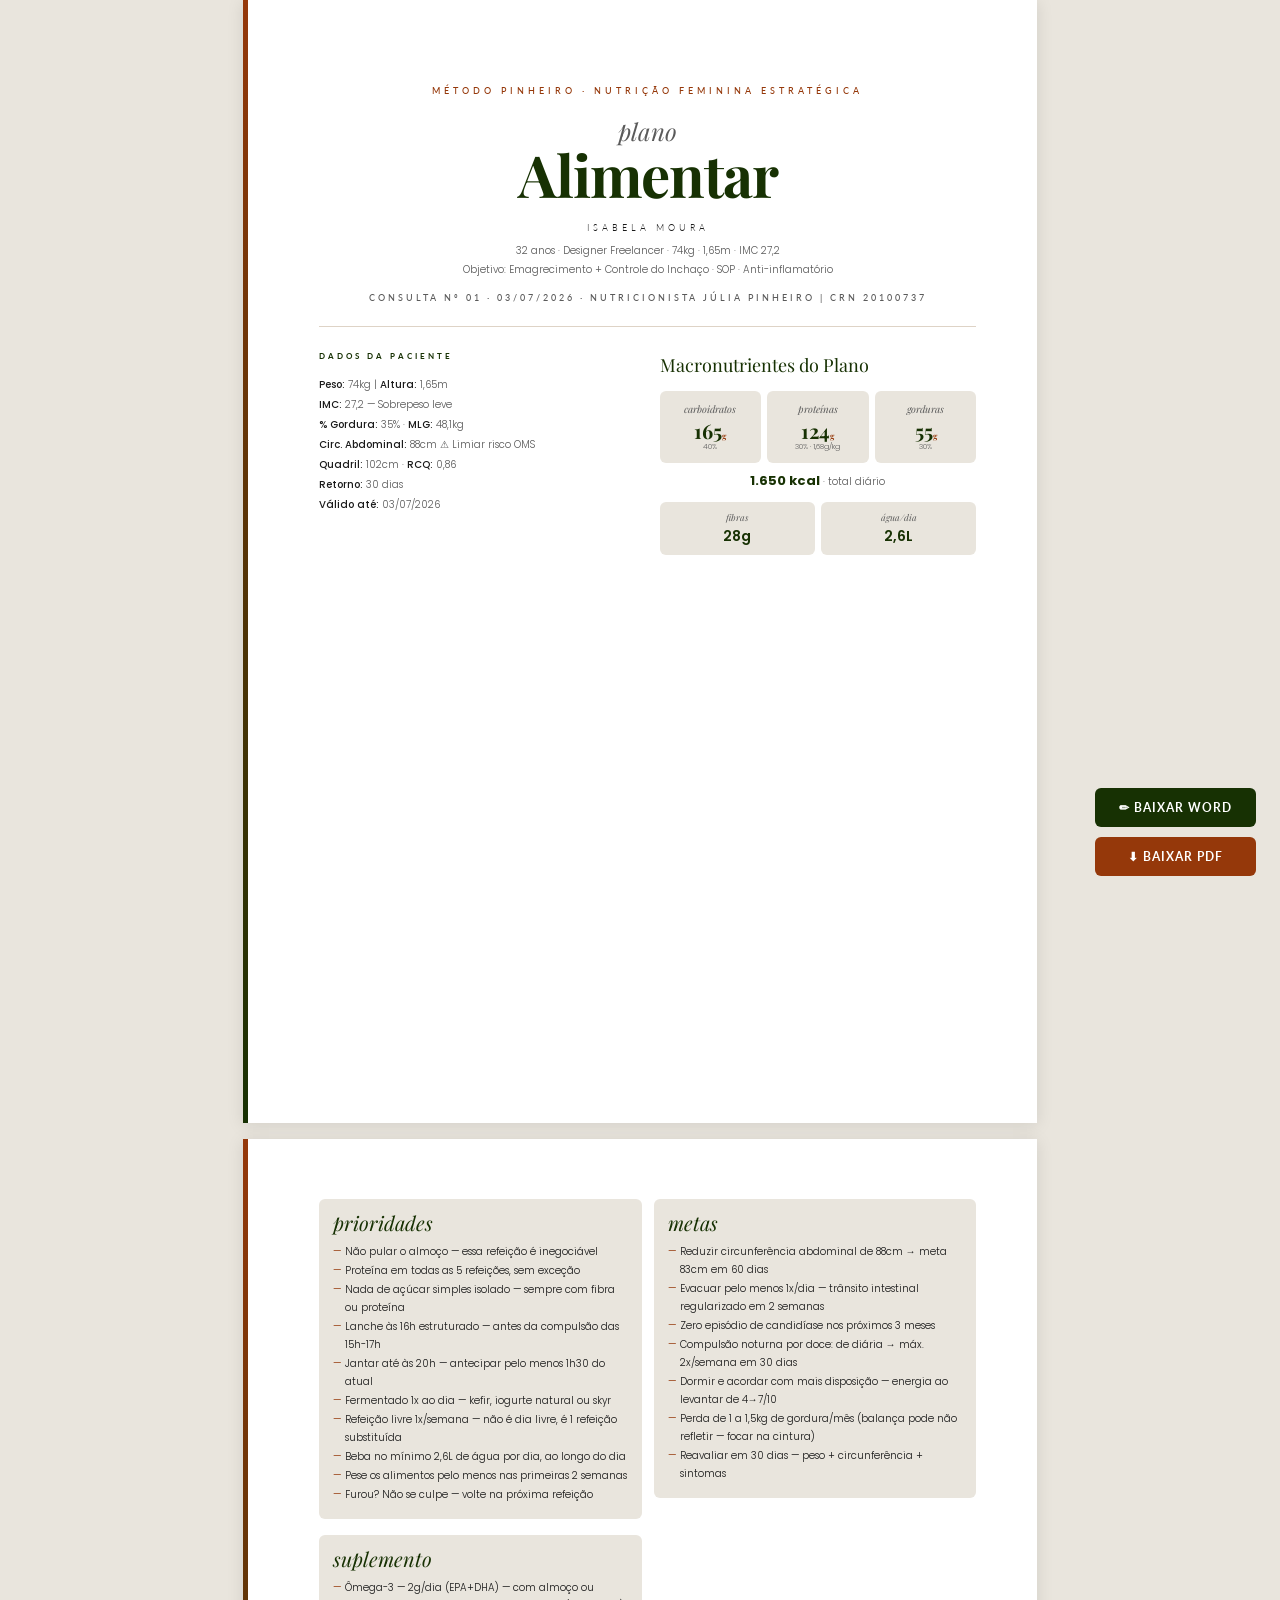
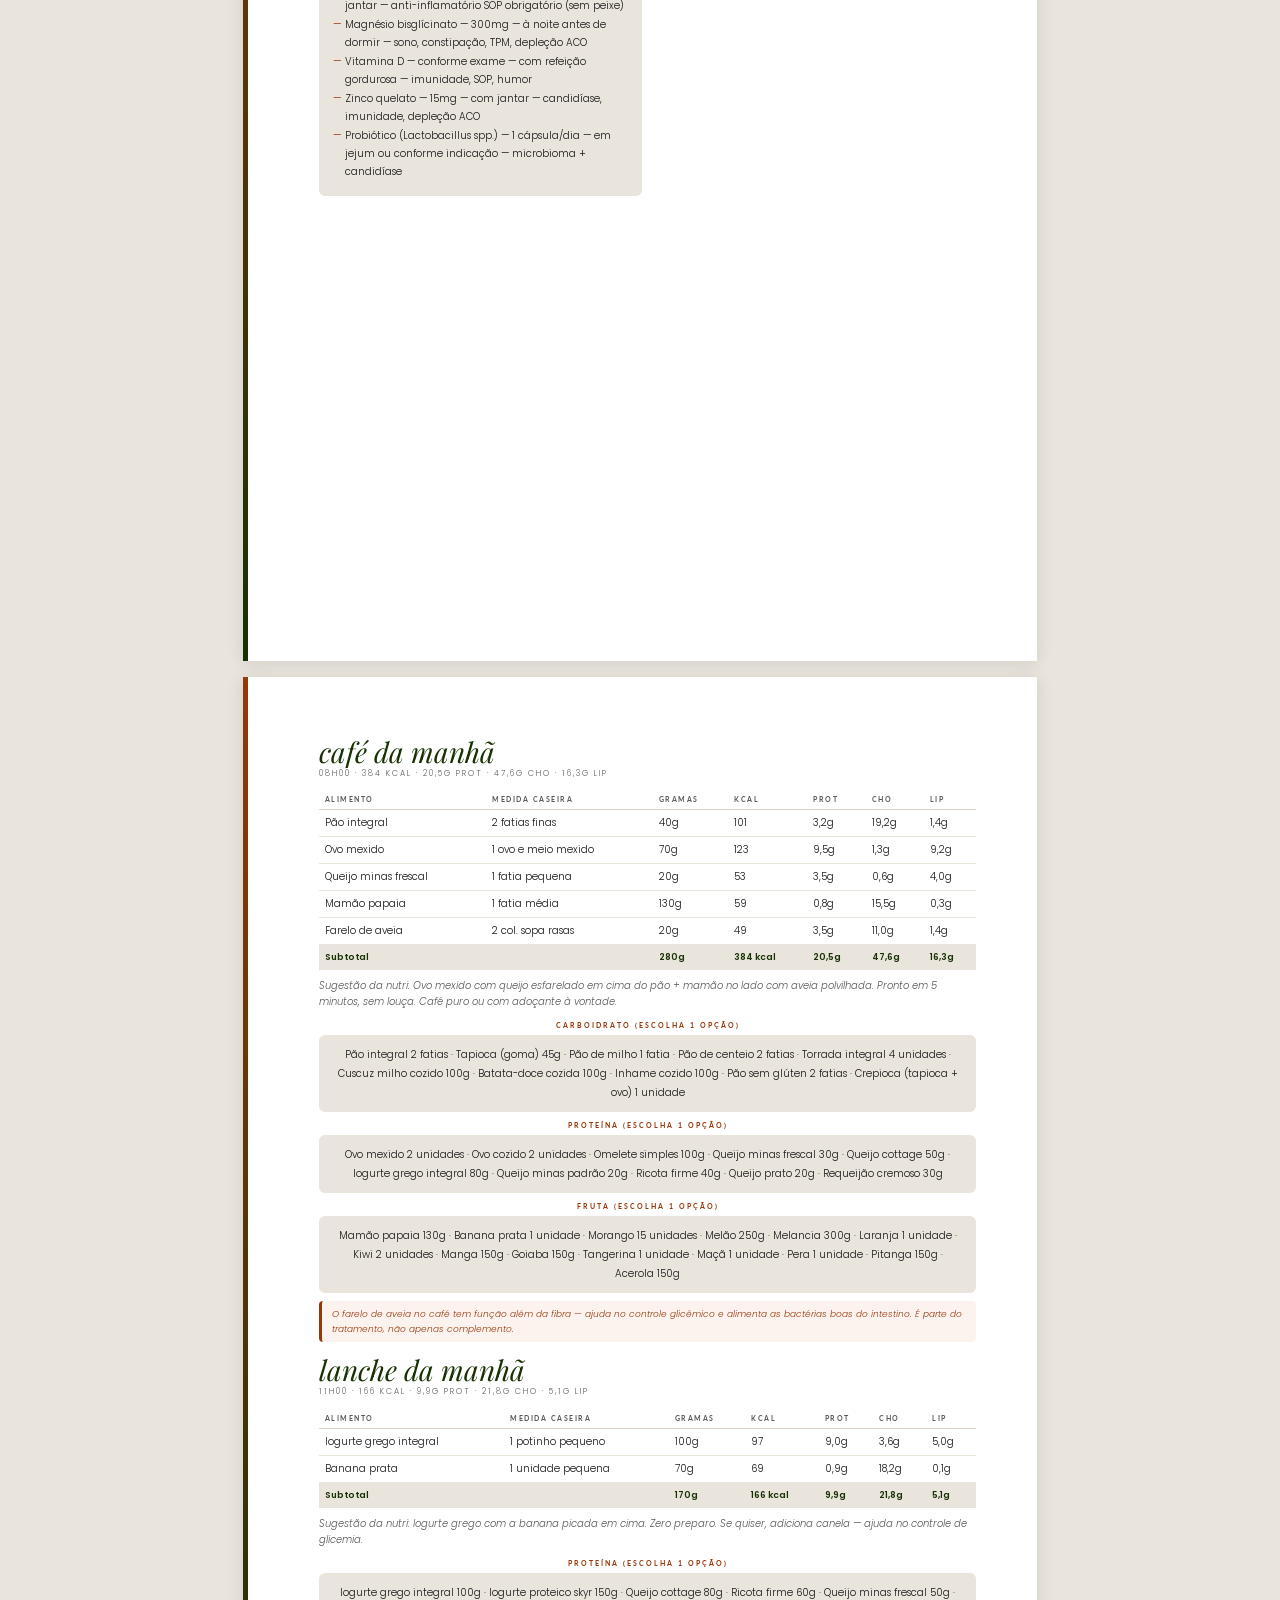
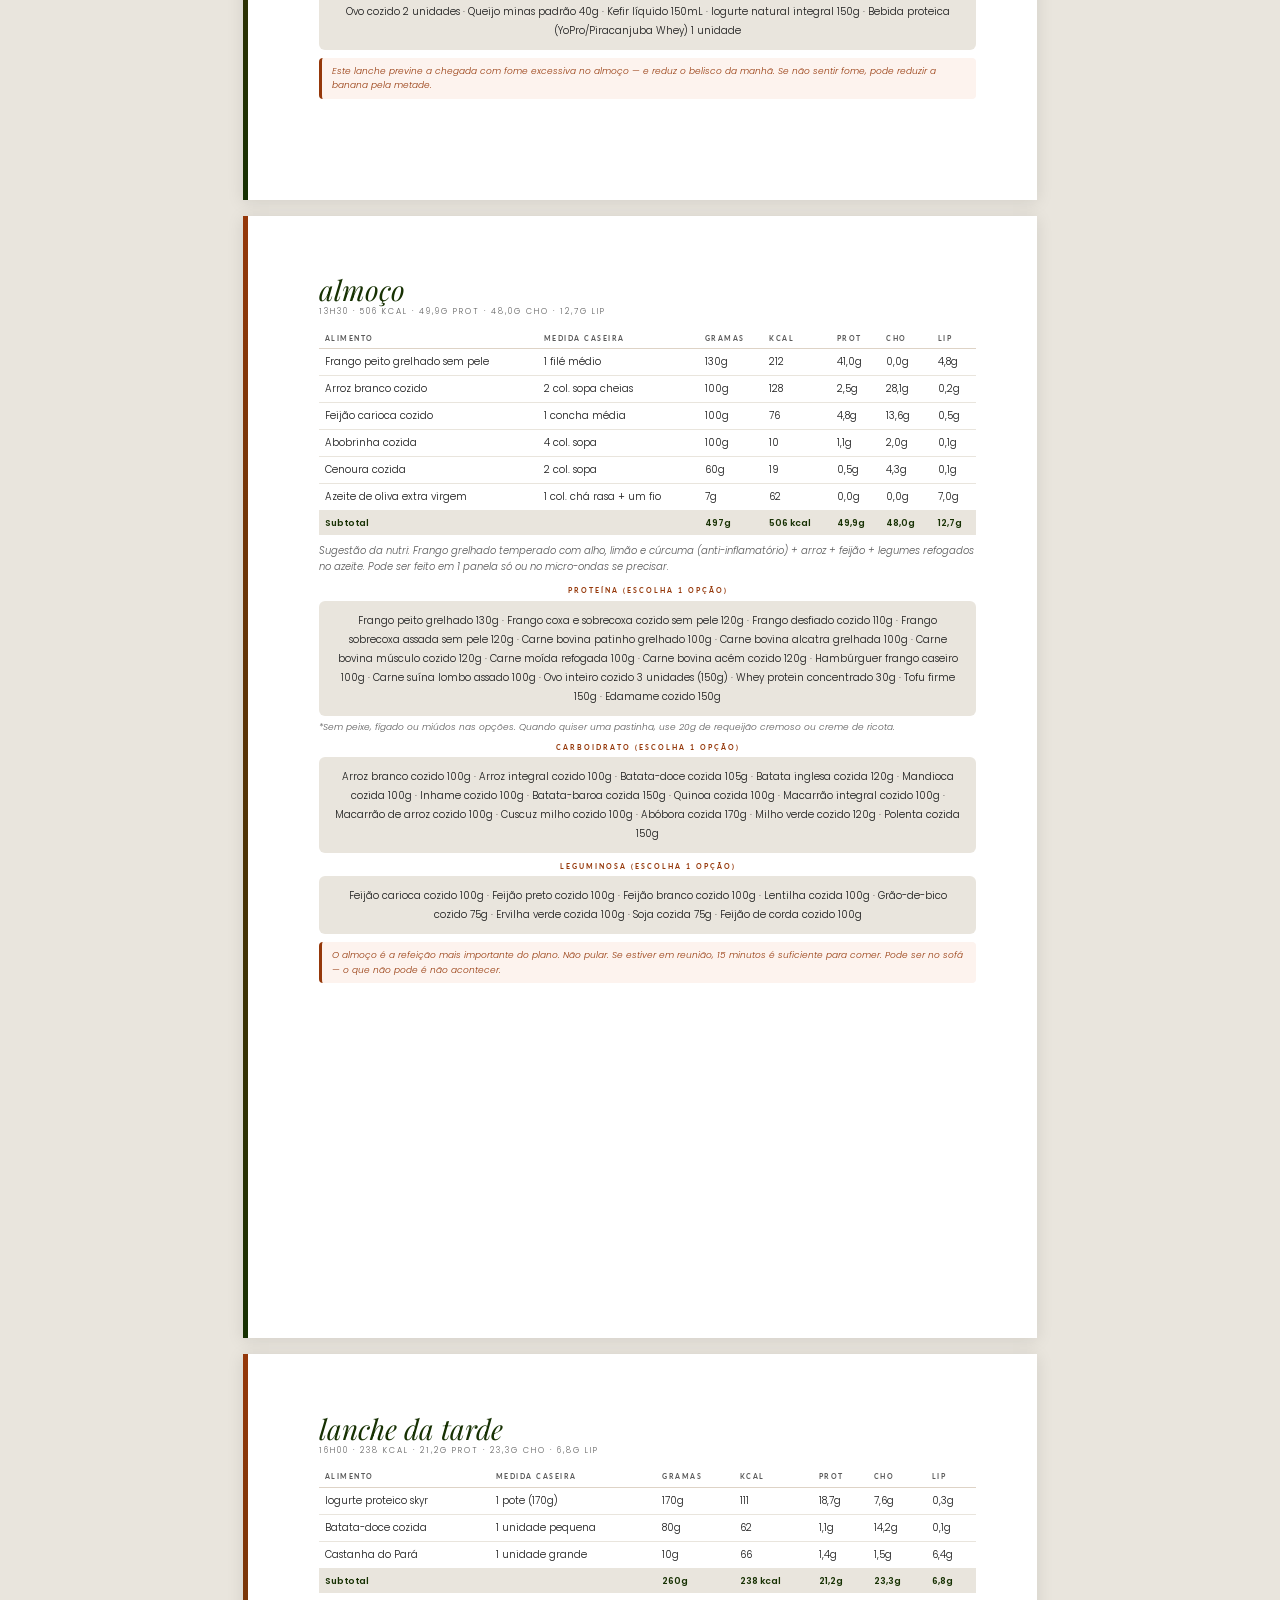
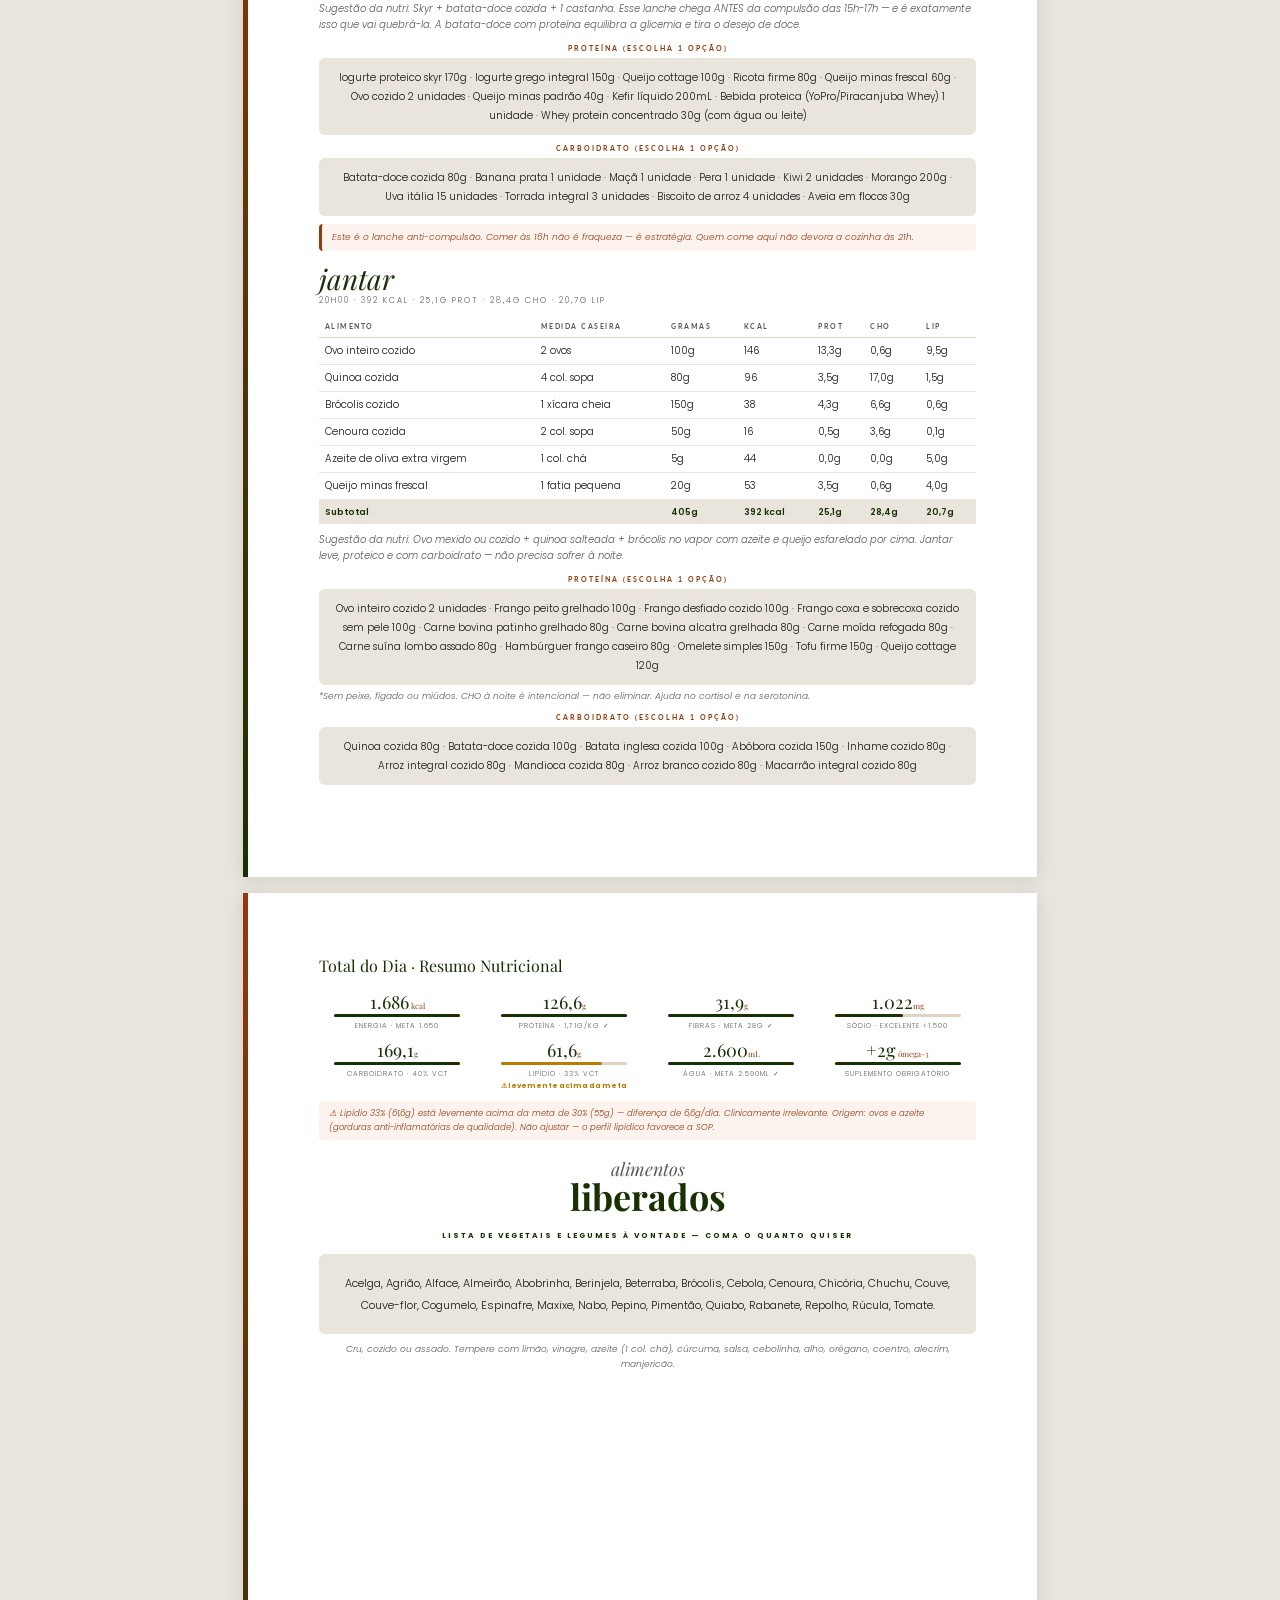
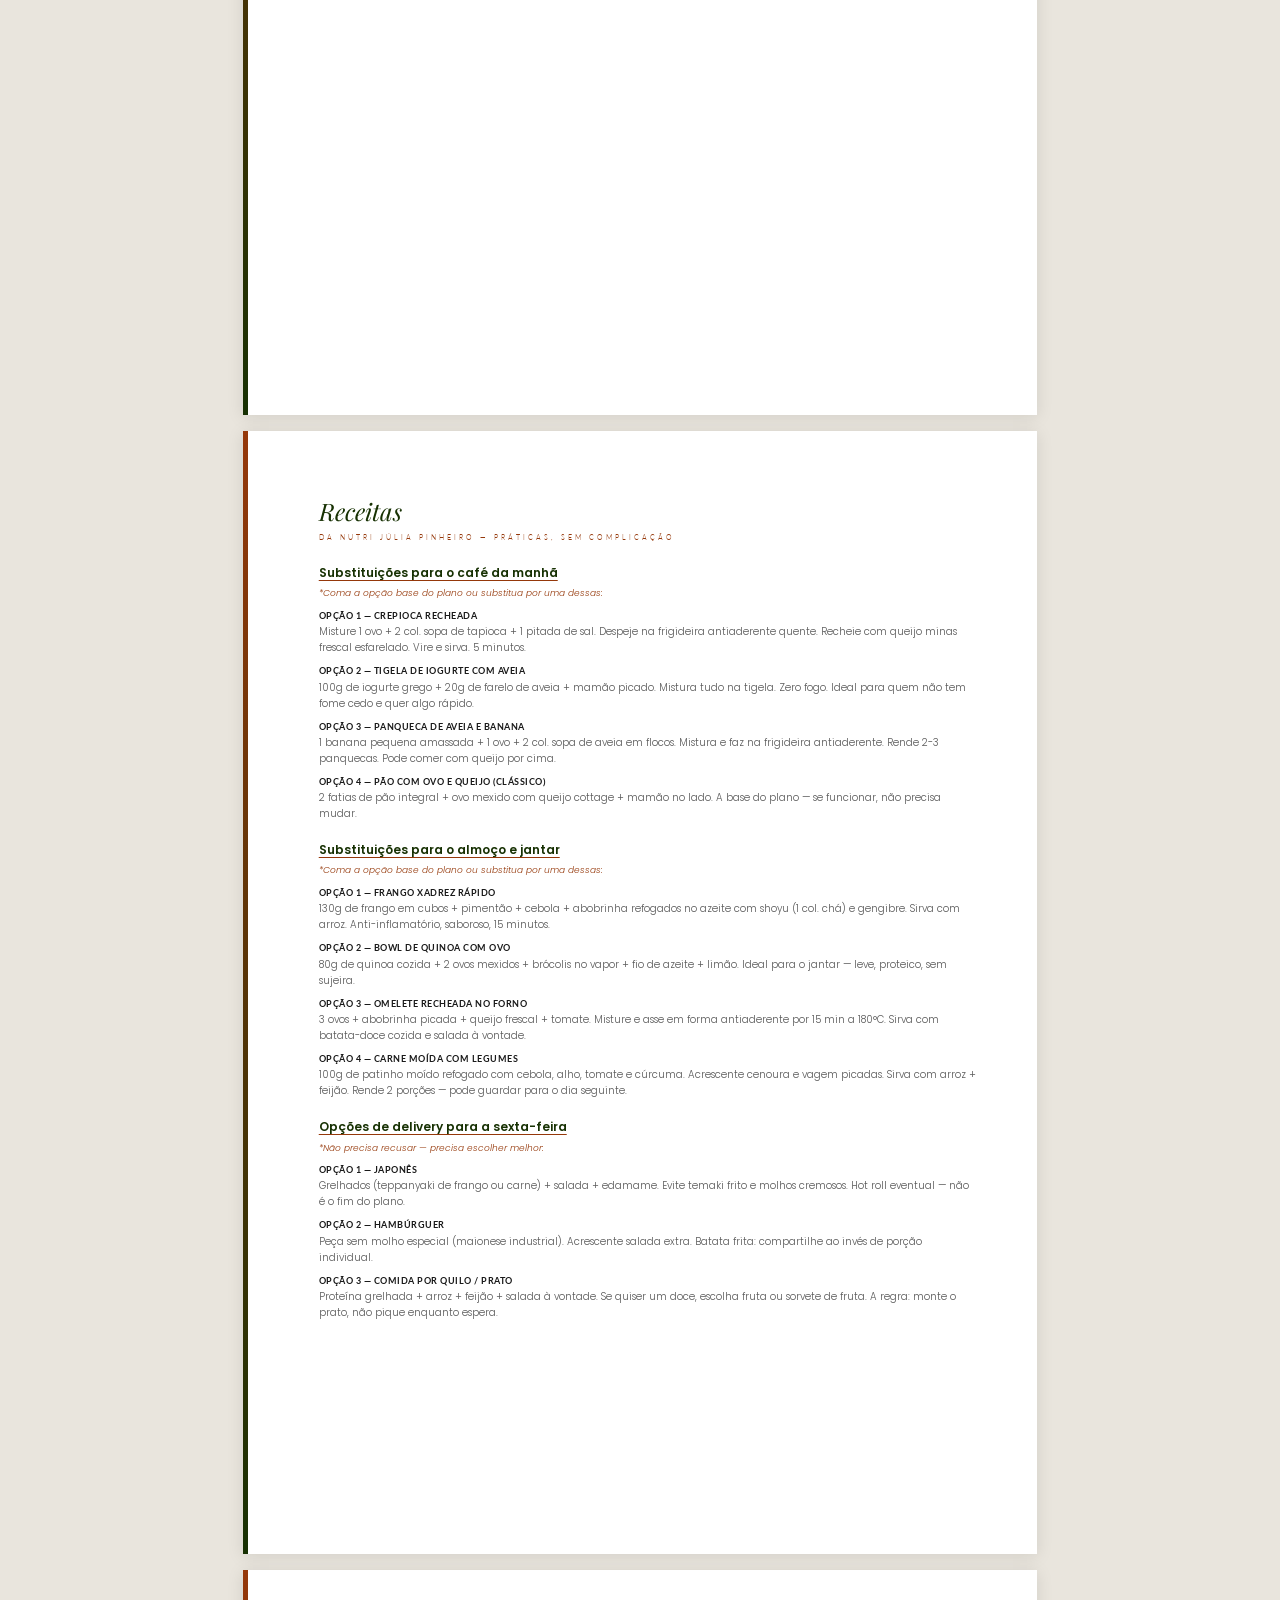
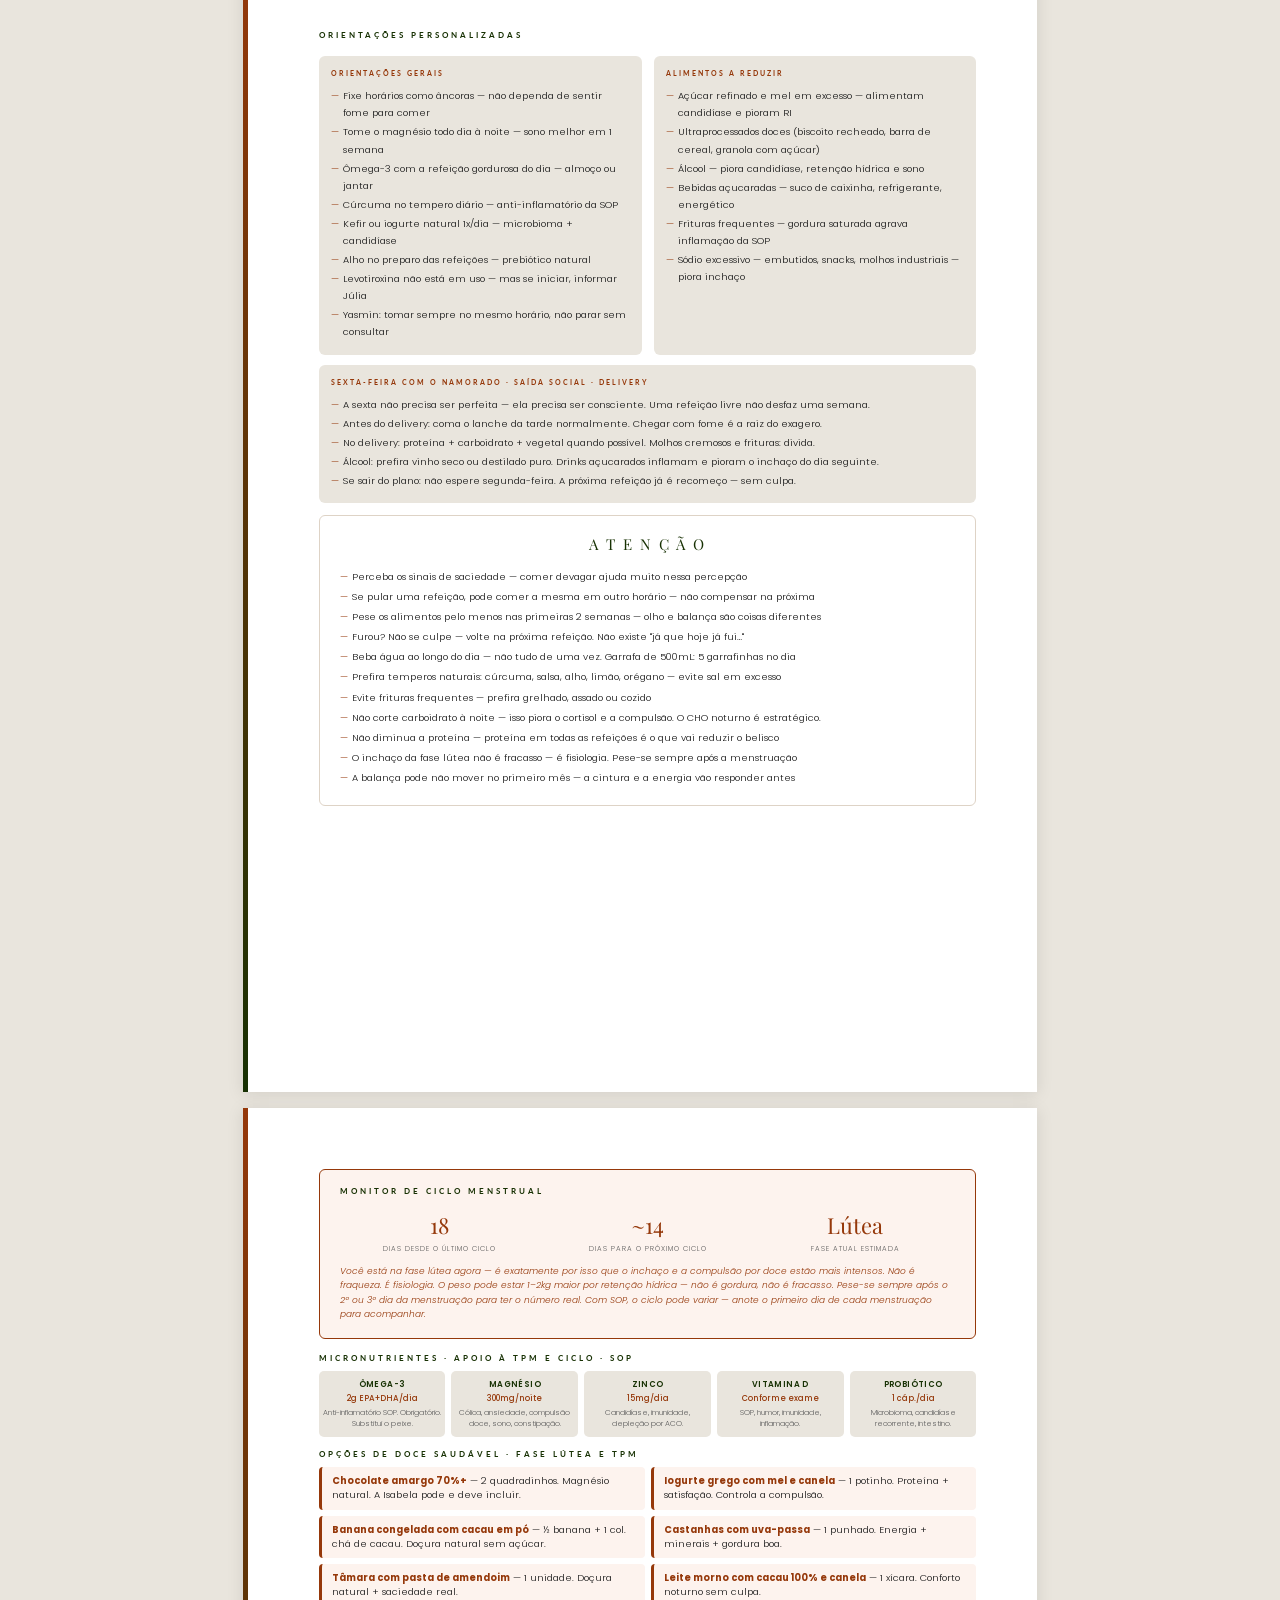
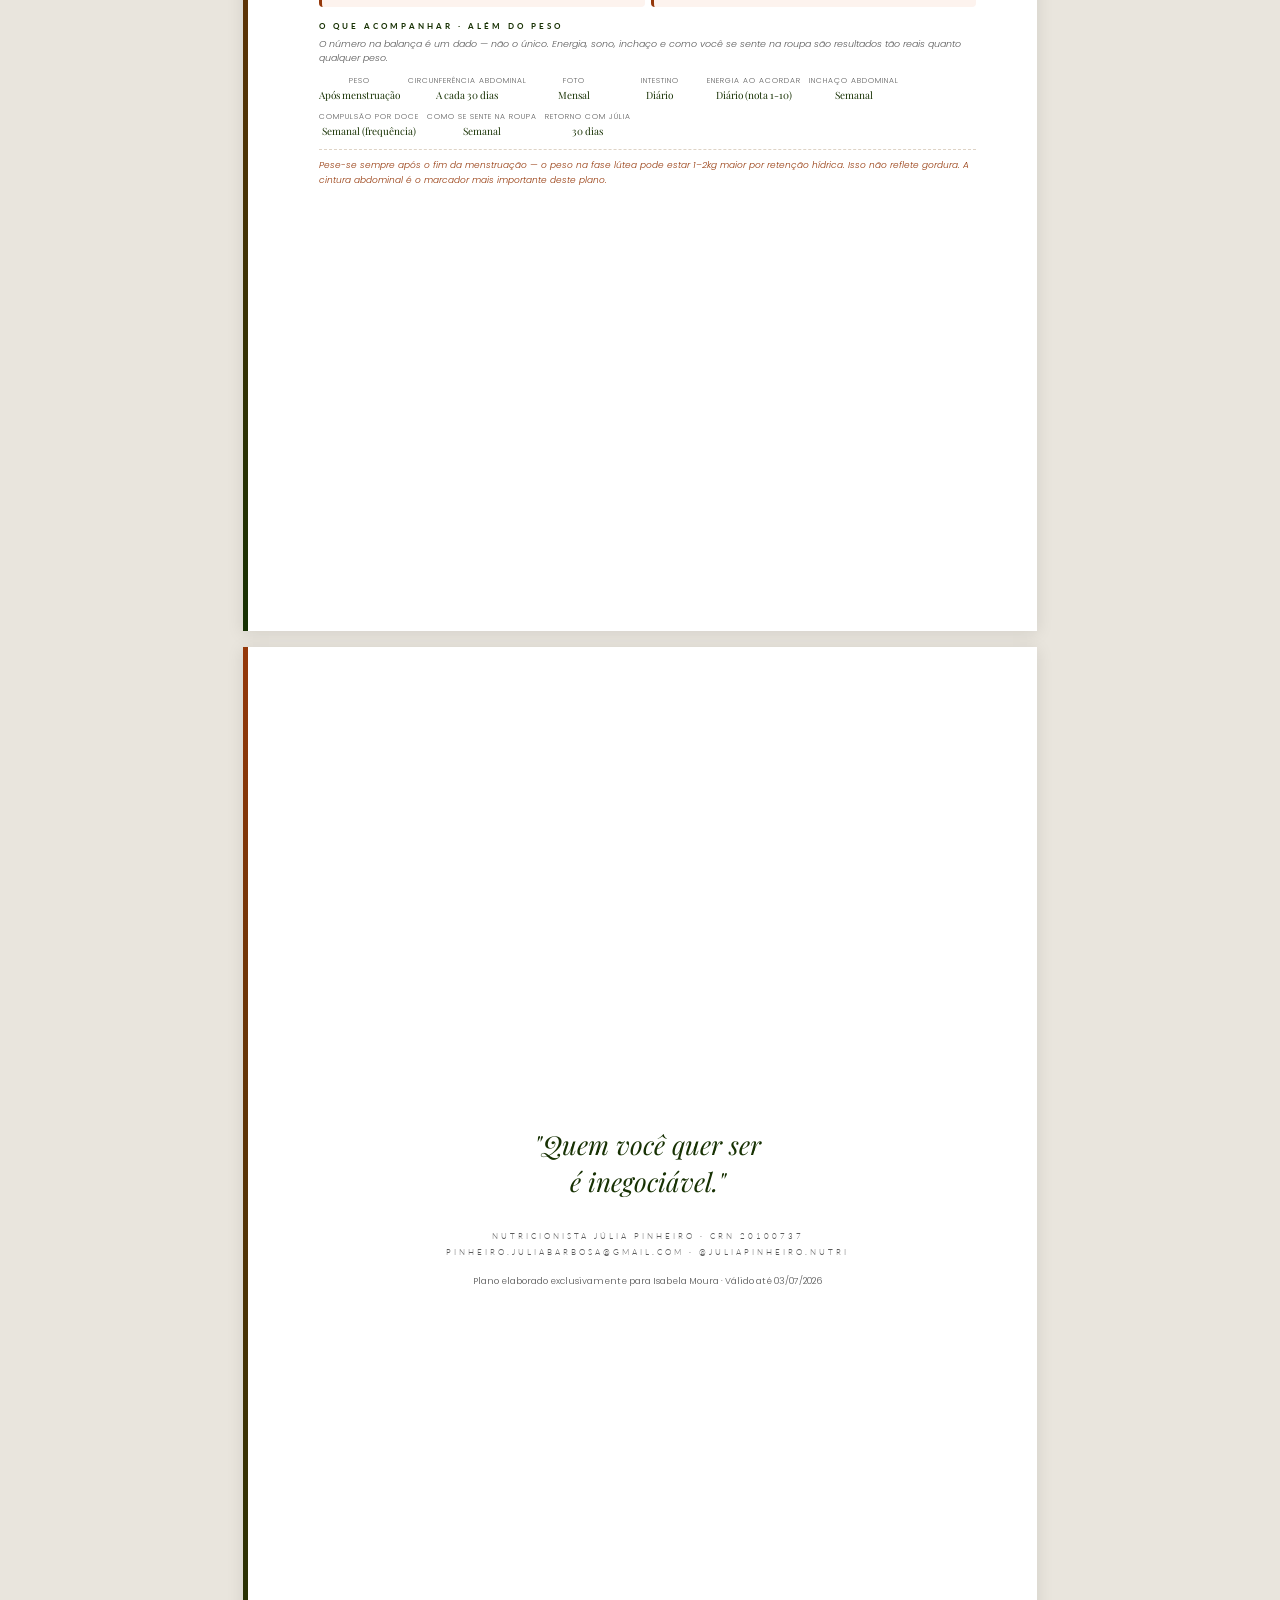
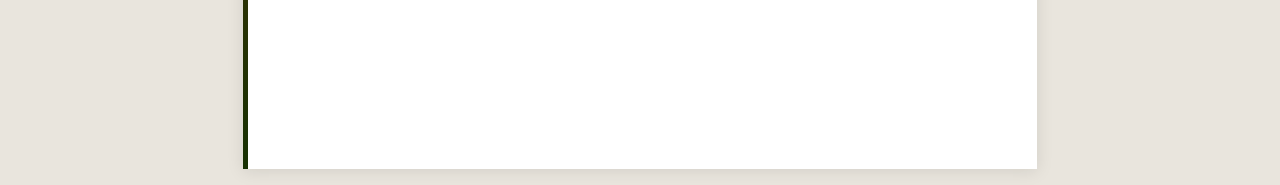
<file: OFICIAL plano_isabela_moura.html>
<!DOCTYPE html>
<html lang="pt-BR">
<head>
<meta charset="UTF-8">
<title>Plano Alimentar — Isabela Moura</title>
<link href="https://fonts.googleapis.com/css2?family=Playfair+Display:ital,wght@0,400;0,700;1,400;1,700&family=Poppins:wght@300;400;500&family=Lato:wght@300;400;700&display=swap" rel="stylesheet">
<style>
.btn-container{position:fixed;bottom:24px;right:24px;display:flex;flex-direction:column;gap:10px;z-index:999}
.btn-pdf{background:#95380A;color:#FFF;border:none;border-radius:6px;padding:12px 24px;font-family:'Lato',sans-serif;font-size:12px;font-weight:700;letter-spacing:1px;cursor:pointer;text-transform:uppercase}
.btn-word{background:#173103;color:#FFF;border:none;border-radius:6px;padding:12px 24px;font-family:'Lato',sans-serif;font-size:12px;font-weight:700;letter-spacing:1px;cursor:pointer;text-transform:uppercase}
.btn-pdf:hover{background:#7a2d08}.btn-word:hover{background:#0f2002}
@media print{
  *{-webkit-print-color-adjust:exact!important;print-color-adjust:exact!important}
  html,body{width:210mm;background:white!important;margin:0;padding:0}
  .btn-container{display:none!important}
  .pagina{width:210mm!important;min-height:297mm!important;margin:0!important;padding:16mm 16mm 16mm 20mm!important;box-shadow:none!important;page-break-after:always}
  .pagina:last-child{page-break-after:avoid}
  @page{size:A4;margin:0}
}
:root{--verde:#173103;--terra:#95380A;--bege:#E9E5DD;--begeR:#DED3C6;--branco:#FFF;--txt:#1a1a1a;--txtL:#5a5a5a;--ok:#173103;--warn:#b97d00;--err:#c0392b}
*{margin:0;padding:0;box-sizing:border-box}
body{font-family:'Poppins',sans-serif;font-weight:300;background:#E9E5DD;color:var(--txt);font-size:10.5px;line-height:1.6;-webkit-font-smoothing:antialiased}
.pagina{width:210mm;min-height:297mm;margin:0 auto 16px auto;background:#FFF;padding:16mm 16mm 16mm 20mm;position:relative;box-shadow:0 2px 16px rgba(0,0,0,.10);overflow:hidden}
.pagina::before{content:'';position:absolute;left:0;top:0;width:5px;height:100%;background:linear-gradient(180deg,#95380A 0%,#173103 100%)}
.refeicao{page-break-inside:avoid;margin-bottom:14px}
.grupo{page-break-inside:avoid;margin-bottom:8px}
.pms-grid{page-break-inside:avoid}
.orient-card{page-break-inside:avoid}
.receita-secao{page-break-inside:avoid;margin-bottom:18px}
.atencao-box{page-break-inside:avoid}
.ciclo-box{page-break-inside:avoid}
.tpm-grid{page-break-inside:avoid}
.liberados-caixa{page-break-inside:avoid}
.monitor{page-break-inside:avoid}
.totais{page-break-inside:avoid}
h1,h2,h3{page-break-after:avoid}
.secao-titulo{font-family:'Lato',sans-serif;font-size:7.5px;letter-spacing:3px;text-transform:uppercase;color:var(--verde);margin-bottom:12px;font-weight:700}
.dados-macros{display:grid;grid-template-columns:1fr 1fr;gap:24px;margin-bottom:16px}
.dados-paciente{font-size:10px;color:var(--txtL);line-height:2}
.dados-paciente strong{color:var(--txt);font-weight:500}
.macros-titulo{font-family:'Playfair Display',serif;font-size:18px;color:var(--verde);margin-bottom:12px}
.macros-grid{display:grid;grid-template-columns:repeat(3,1fr);gap:6px;margin-bottom:8px}
.macro-box{background:var(--bege);border-radius:6px;padding:10px 6px;text-align:center}
.macro-nome{font-family:'Playfair Display',serif;font-style:italic;font-size:10px;color:var(--txtL);margin-bottom:4px}
.macro-val{font-family:'Playfair Display',serif;font-size:20px;color:var(--verde);font-weight:700;line-height:1}
.macro-unit{font-size:8px;color:var(--terra)}
.calorias-total{text-align:center;font-size:10px;color:var(--txtL);margin-top:6px}
.calorias-total strong{color:var(--verde);font-size:13px}
.circunf-grid{display:grid;grid-template-columns:1fr 1fr;gap:6px;margin-top:8px}
.circunf-box{background:var(--bege);border-radius:6px;padding:8px;text-align:center}
.circunf-nome{font-family:'Playfair Display',serif;font-style:italic;font-size:9px;color:var(--txtL)}
.circunf-val{font-size:14px;font-weight:600;color:var(--verde)}
.pms-grid{display:grid;grid-template-columns:1fr 1fr;gap:12px}
.pms-box{background:var(--bege);border-radius:6px;padding:14px;margin-bottom:0}
.pms-titulo{font-family:'Playfair Display',serif;font-style:italic;font-size:20px;color:var(--verde);margin-bottom:10px;line-height:1}
.pms-body{font-size:10px;color:var(--txt);line-height:1.8}
.pms-body li{list-style:none;padding-left:12px;position:relative;margin-bottom:1px}
.pms-body li::before{content:'—';position:absolute;left:0;color:var(--terra)}
.ref-titulo{font-family:'Playfair Display',serif;font-style:italic;font-size:28px;color:var(--verde);line-height:1;margin-bottom:2px}
.ref-horario{font-size:8px;letter-spacing:2px;text-transform:uppercase;color:var(--txtL);margin-bottom:10px}
.ref-macros{display:flex;gap:14px;margin-bottom:10px;padding-bottom:8px;border-bottom:1px solid var(--begeR)}
.ref-macro{font-size:9px;color:var(--txtL)}
.ref-macro strong{color:var(--terra);font-size:12px}
.ref-sugestao{font-style:italic;font-size:10px;color:var(--txtL);margin-bottom:10px}
.alimento-tabela{width:100%;border-collapse:collapse;margin-bottom:8px;font-size:10px}
.alimento-tabela th{font-family:'Lato',sans-serif;font-size:7px;letter-spacing:1.5px;text-transform:uppercase;color:var(--txtL);padding:4px 6px;text-align:left;border-bottom:1px solid var(--begeR)}
.alimento-tabela td{padding:5px 6px;border-bottom:1px solid var(--bege);color:var(--txt)}
.alimento-tabela tr:last-child td{border-bottom:none}
.alimento-tabela .subtotal td{font-weight:600;color:var(--verde);background:var(--bege);font-size:9px}
.grupo-label{font-family:'Lato',sans-serif;font-size:7px;letter-spacing:2px;text-transform:uppercase;color:var(--terra);font-weight:700;text-align:center;margin-bottom:4px}
.grupo-caixa{background:var(--bege);border-radius:6px;padding:10px 16px;text-align:center;font-size:10px;color:var(--txt);line-height:1.9}
.ref-nota{font-size:9px;font-style:italic;color:var(--terra);margin-top:6px;padding:6px 10px;background:#fdf3ee;border-radius:4px;border-left:3px solid var(--terra)}
.totais-titulo{font-family:'Playfair Display',serif;font-size:16px;color:var(--verde);margin-bottom:14px}
.totais-grid{display:grid;grid-template-columns:repeat(4,1fr);gap:10px;margin-bottom:10px}
.total-item{text-align:center}
.total-val{font-family:'Playfair Display',serif;font-size:18px;color:var(--verde);line-height:1}
.total-unit{font-size:8px;color:var(--terra)}
.total-label{font-size:7px;letter-spacing:1px;text-transform:uppercase;color:var(--txtL);margin-top:2px}
.total-bar{height:3px;background:var(--begeR);border-radius:2px;margin:3px auto;width:80%}
.total-bar-fill{height:100%;border-radius:2px}
.bar-ok{background:#173103}.bar-warn{background:#b97d00}.bar-err{background:#c0392b}
.total-alerta{font-size:7px;font-weight:700;margin-top:1px}
.alerta-warn{color:#b97d00}.alerta-err{color:#c0392b}
.liberados-titulo-it{font-family:'Playfair Display',serif;font-style:italic;font-size:18px;color:var(--txtL);line-height:1}
.liberados-titulo-bold{font-family:'Playfair Display',serif;font-size:36px;font-weight:700;color:var(--verde);line-height:1;margin-bottom:16px}
.liberados-caixa{background:var(--bege);border-radius:6px;padding:18px 24px;font-size:11px;color:var(--txt);line-height:2;text-align:center;margin-bottom:8px}
.liberados-nota{font-size:9px;color:var(--txtL);font-style:italic;text-align:center}
.receitas-titulo{font-family:'Playfair Display',serif;font-style:italic;font-size:24px;color:var(--verde);margin-bottom:2px}
.receitas-subtitulo{font-family:'Lato',sans-serif;font-size:7px;letter-spacing:3px;text-transform:uppercase;color:var(--terra);margin-bottom:20px}
.receita-secao-titulo{font-size:12px;font-weight:600;color:var(--verde);text-decoration:underline;text-underline-offset:3px;text-decoration-color:var(--terra);margin-bottom:4px}
.receita-aviso{font-size:9px;color:var(--terra);font-style:italic;margin-bottom:8px}
.receita-opcao{margin-bottom:8px}
.receita-opcao-titulo{font-family:'Lato',sans-serif;font-size:9px;font-weight:700;letter-spacing:.5px;color:var(--txt);text-transform:uppercase;margin-bottom:1px}
.receita-opcao-corpo{font-size:10px;color:var(--txtL);line-height:1.6}
.orient-grid{display:grid;grid-template-columns:1fr 1fr;gap:12px}
.orient-card{background:var(--bege);border-radius:6px;padding:12px}
.orient-card-titulo{font-family:'Lato',sans-serif;font-size:7px;letter-spacing:2px;text-transform:uppercase;color:var(--terra);font-weight:700;margin-bottom:8px}
.orient-card-body{font-size:9.5px;color:var(--txt);line-height:1.8}
.orient-card-body li{list-style:none;padding-left:12px;position:relative;margin-bottom:2px}
.orient-card-body li::before{content:'—';position:absolute;left:0;color:var(--terra)}
.atencao-box{border:1.5px solid var(--begeR);border-radius:6px;padding:16px 20px;margin-top:12px}
.atencao-titulo{font-family:'Playfair Display',serif;font-size:15px;letter-spacing:2px;color:var(--verde);text-align:center;margin-bottom:12px}
.atencao-body{font-size:9.5px;color:var(--txt);line-height:1.9}
.atencao-body li{list-style:none;padding-left:12px;position:relative;margin-bottom:2px}
.atencao-body li::before{content:'—';position:absolute;left:0;color:var(--terra)}
.ciclo-box{padding:16px 20px;background:#fdf3ee;border:1.5px solid var(--terra);border-radius:6px;margin-bottom:14px}
.ciclo-titulo{font-family:'Lato',sans-serif;font-size:7.5px;letter-spacing:3px;text-transform:uppercase;color:var(--verde);font-weight:700;margin-bottom:10px}
.ciclo-grid{display:grid;grid-template-columns:repeat(3,1fr);gap:8px;margin-bottom:10px}
.ciclo-item{text-align:center}
.ciclo-val{font-family:'Playfair Display',serif;font-size:22px;color:var(--terra)}
.ciclo-label{font-size:7px;letter-spacing:1px;text-transform:uppercase;color:var(--txtL)}
.ciclo-alerta{font-size:9px;color:var(--terra);font-style:italic;line-height:1.6}
.tpm-grid{display:grid;grid-template-columns:repeat(5,1fr);gap:6px;margin-bottom:12px}
.tpm-item{background:var(--bege);border-radius:5px;padding:8px 4px;text-align:center}
.tpm-nome{font-size:8px;font-weight:600;color:var(--verde);text-transform:uppercase;letter-spacing:.4px}
.tpm-dose{font-size:8px;color:var(--terra);font-weight:500;margin-top:2px}
.tpm-func{font-size:7.5px;color:var(--txtL);margin-top:2px;line-height:1.4}
.doce-grid{display:grid;grid-template-columns:1fr 1fr;gap:6px}
.doce-item{font-size:9.5px;color:var(--txt);padding:7px 10px;background:#fdf3ee;border-radius:4px;border-left:3px solid var(--terra);line-height:1.5}
.doce-item strong{color:var(--terra)}
.monitor-titulo{font-family:'Lato',sans-serif;font-size:7.5px;letter-spacing:3px;text-transform:uppercase;color:var(--verde);font-weight:700;margin-bottom:4px}
.monitor-intro{font-size:9.5px;color:var(--txtL);font-style:italic;margin-bottom:10px;line-height:1.5}
.monitor-grid{display:flex;flex-wrap:wrap;gap:8px}
.monitor-item{text-align:center;min-width:78px}
.monitor-label{font-size:7.5px;letter-spacing:1px;text-transform:uppercase;color:var(--txtL)}
.monitor-freq{font-family:'Playfair Display',serif;font-size:10px;color:var(--verde)}
.monitor-nota{margin-top:10px;font-size:9px;color:var(--terra);font-style:italic;border-top:1px dashed var(--begeR);padding-top:8px}
.enc-frase{font-family:'Playfair Display',serif;font-style:italic;font-size:26px;color:var(--verde);line-height:1.4;margin-bottom:28px;max-width:480px;text-align:center}
.enc-nome{font-family:'Lato',sans-serif;font-size:8px;letter-spacing:3px;text-transform:uppercase;color:var(--txtL);line-height:2;text-align:center}
.enc-validade{font-size:9px;color:var(--txtL);margin-top:14px;text-align:center}
</style>
</head>
<body>

<div class="btn-container">
  <button class="btn-word" onclick="baixarWord()">✏ Baixar Word</button>
  <button class="btn-pdf" onclick="window.print()">⬇ Baixar PDF</button>
</div>

<script>
function baixarWord(){
  const conteudo=document.getElementById('plano-content').innerHTML;
  const html='<html xmlns:o="urn:schemas-microsoft-com:office:office" xmlns:w="urn:schemas-microsoft-com:office:word"><head><meta charset="UTF-8"></head><body>'+conteudo+'</body></html>';
  const blob=new Blob(['\ufeff',html],{type:'application/vnd.ms-word;charset=utf-8'});
  const url=URL.createObjectURL(blob);
  const a=document.createElement('a');
  a.href=url;a.download='Plano_Alimentar_Isabela_Moura.doc';a.click();
  URL.revokeObjectURL(url);
}
</script>

<div id="plano-content">

<!-- ===== PÁGINA 1 — CAPA + DADOS + MACROS ===== -->
<div class="pagina">
  <div style="text-align:center;padding:24px 0 20px 0;border-bottom:1px solid var(--begeR);margin-bottom:24px">
    <div style="font-family:'Lato',sans-serif;font-size:9px;font-weight:500;letter-spacing:4px;text-transform:uppercase;color:var(--terra);margin-bottom:20px">
      Método Pinheiro · Nutrição Feminina Estratégica
    </div>
    <div style="font-family:'Playfair Display',serif;font-style:italic;font-size:24px;font-weight:400;color:var(--txtL);line-height:1;margin-bottom:2px">plano</div>
    <div style="font-family:'Playfair Display',serif;font-size:58px;font-weight:700;color:var(--verde);line-height:1;margin-bottom:18px;letter-spacing:-1px">Alimentar</div>
    <div style="font-family:'Lato',sans-serif;font-size:9px;letter-spacing:4px;text-transform:uppercase;color:var(--txt);margin-bottom:6px">ISABELA MOURA</div>
    <div style="font-size:10px;color:var(--txtL);line-height:1.9">
      32 anos · Designer Freelancer · 74kg · 1,65m · IMC 27,2<br>
      Objetivo: Emagrecimento + Controle do Inchaço · SOP · Anti-inflamatório
    </div>
    <div style="font-family:'Lato',sans-serif;font-size:9px;font-weight:500;letter-spacing:3px;text-transform:uppercase;color:var(--txtL);margin-top:12px">
      Consulta Nº 01 · 03/07/2026 · Nutricionista Júlia Pinheiro | CRN 20100737
    </div>
  </div>

  <div class="dados-macros">
    <div>
      <div class="secao-titulo">Dados da Paciente</div>
      <div class="dados-paciente">
        <strong>Peso:</strong> 74kg | <strong>Altura:</strong> 1,65m<br>
        <strong>IMC:</strong> 27,2 — Sobrepeso leve<br>
        <strong>% Gordura:</strong> 35% · <strong>MLG:</strong> 48,1kg<br>
        <strong>Circ. Abdominal:</strong> 88cm ⚠ Limiar risco OMS<br>
        <strong>Quadril:</strong> 102cm · <strong>RCQ:</strong> 0,86<br>
        <strong>Retorno:</strong> 30 dias<br>
        <strong>Válido até:</strong> 03/07/2026
      </div>
    </div>
    <div>
      <div class="macros-titulo">Macronutrientes do Plano</div>
      <div class="macros-grid">
        <div class="macro-box">
          <div class="macro-nome">carboidratos</div>
          <div class="macro-val">165<span class="macro-unit">g</span></div>
          <div style="font-size:7.5px;color:var(--txtL)">40%</div>
        </div>
        <div class="macro-box">
          <div class="macro-nome">proteínas</div>
          <div class="macro-val">124<span class="macro-unit">g</span></div>
          <div style="font-size:7.5px;color:var(--txtL)">30% · 1,68g/kg</div>
        </div>
        <div class="macro-box">
          <div class="macro-nome">gorduras</div>
          <div class="macro-val">55<span class="macro-unit">g</span></div>
          <div style="font-size:7.5px;color:var(--txtL)">30%</div>
        </div>
      </div>
      <div class="calorias-total"><strong>1.650 kcal</strong> · total diário</div>
      <div class="circunf-grid" style="margin-top:10px">
        <div class="circunf-box">
          <div class="circunf-nome">fibras</div>
          <div class="circunf-val">28g</div>
        </div>
        <div class="circunf-box">
          <div class="circunf-nome">água/dia</div>
          <div class="circunf-val">2,6L</div>
        </div>
      </div>
    </div>
  </div>
</div>

<!-- ===== PÁGINA 2 — PRIORIDADES + METAS + SUPLEMENTO ===== -->
<div class="pagina">
  <div class="pms-grid">
    <div>
      <div class="pms-box">
        <div class="pms-titulo">prioridades</div>
        <ul class="pms-body">
          <li>Não pular o almoço — essa refeição é inegociável</li>
          <li>Proteína em todas as 5 refeições, sem exceção</li>
          <li>Nada de açúcar simples isolado — sempre com fibra ou proteína</li>
          <li>Lanche às 16h estruturado — antes da compulsão das 15h-17h</li>
          <li>Jantar até às 20h — antecipar pelo menos 1h30 do atual</li>
          <li>Fermentado 1x ao dia — kefir, iogurte natural ou skyr</li>
          <li>Refeição livre 1x/semana — não é dia livre, é 1 refeição substituída</li>
          <li>Beba no mínimo 2,6L de água por dia, ao longo do dia</li>
          <li>Pese os alimentos pelo menos nas primeiras 2 semanas</li>
          <li>Furou? Não se culpe — volte na próxima refeição</li>
        </ul>
      </div>
      <div class="pms-box" style="margin-top:16px">
        <div class="pms-titulo">suplemento</div>
        <ul class="pms-body">
          <li>Ômega-3 — 2g/dia (EPA+DHA) — com almoço ou jantar — anti-inflamatório SOP obrigatório (sem peixe)</li>
          <li>Magnésio bisglícinato — 300mg — à noite antes de dormir — sono, constipação, TPM, depleção ACO</li>
          <li>Vitamina D — conforme exame — com refeição gordurosa — imunidade, SOP, humor</li>
          <li>Zinco quelato — 15mg — com jantar — candidíase, imunidade, depleção ACO</li>
          <li>Probiótico (Lactobacillus spp.) — 1 cápsula/dia — em jejum ou conforme indicação — microbioma + candidíase</li>
        </ul>
      </div>
    </div>
    <div class="pms-box" style="height:fit-content">
      <div class="pms-titulo">metas</div>
      <ul class="pms-body">
        <li>Reduzir circunferência abdominal de 88cm → meta 83cm em 60 dias</li>
        <li>Evacuar pelo menos 1x/dia — trânsito intestinal regularizado em 2 semanas</li>
        <li>Zero episódio de candidíase nos próximos 3 meses</li>
        <li>Compulsão noturna por doce: de diária → máx. 2x/semana em 30 dias</li>
        <li>Dormir e acordar com mais disposição — energia ao levantar de 4→7/10</li>
        <li>Perda de 1 a 1,5kg de gordura/mês (balança pode não refletir — focar na cintura)</li>
        <li>Reavaliar em 30 dias — peso + circunferência + sintomas</li>
      </ul>
    </div>
  </div>
</div>

<!-- ===== PÁGINA 3 — CAFÉ DA MANHÃ + LANCHE DA MANHÃ ===== -->
<div class="pagina">

  <div class="refeicao">
    <div class="ref-titulo">café da manhã</div>
    <div class="ref-horario">08h00 · 384 kcal · 20,5g prot · 47,6g cho · 16,3g lip</div>
    <table class="alimento-tabela">
      <thead><tr><th>Alimento</th><th>Medida Caseira</th><th>Gramas</th><th>kcal</th><th>Prot</th><th>CHO</th><th>Lip</th></tr></thead>
      <tbody>
        <tr><td>Pão integral</td><td>2 fatias finas</td><td>40g</td><td>101</td><td>3,2g</td><td>19,2g</td><td>1,4g</td></tr>
        <tr><td>Ovo mexido</td><td>1 ovo e meio mexido</td><td>70g</td><td>123</td><td>9,5g</td><td>1,3g</td><td>9,2g</td></tr>
        <tr><td>Queijo minas frescal</td><td>1 fatia pequena</td><td>20g</td><td>53</td><td>3,5g</td><td>0,6g</td><td>4,0g</td></tr>
        <tr><td>Mamão papaia</td><td>1 fatia média</td><td>130g</td><td>59</td><td>0,8g</td><td>15,5g</td><td>0,3g</td></tr>
        <tr><td>Farelo de aveia</td><td>2 col. sopa rasas</td><td>20g</td><td>49</td><td>3,5g</td><td>11,0g</td><td>1,4g</td></tr>
        <tr class="subtotal"><td colspan="2">Subtotal</td><td>280g</td><td>384 kcal</td><td>20,5g</td><td>47,6g</td><td>16,3g</td></tr>
      </tbody>
    </table>
    <div class="ref-sugestao">Sugestão da nutri: Ovo mexido com queijo esfarelado em cima do pão + mamão no lado com aveia polvilhada. Pronto em 5 minutos, sem louça. Café puro ou com adoçante à vontade.</div>

    <div class="grupo">
      <div class="grupo-label">Carboidrato (Escolha 1 Opção)</div>
      <div class="grupo-caixa">
        Pão integral 2 fatias · Tapioca (goma) 45g · Pão de milho 1 fatia · Pão de centeio 2 fatias ·
        Torrada integral 4 unidades · Cuscuz milho cozido 100g · Batata-doce cozida 100g ·
        Inhame cozido 100g · Pão sem glúten 2 fatias · Crepioca (tapioca + ovo) 1 unidade
      </div>
    </div>
    <div class="grupo">
      <div class="grupo-label">Proteína (Escolha 1 Opção)</div>
      <div class="grupo-caixa">
        Ovo mexido 2 unidades · Ovo cozido 2 unidades · Omelete simples 100g ·
        Queijo minas frescal 30g · Queijo cottage 50g · Iogurte grego integral 80g ·
        Queijo minas padrão 20g · Ricota firme 40g · Queijo prato 20g · Requeijão cremoso 30g
      </div>
    </div>
    <div class="grupo">
      <div class="grupo-label">Fruta (Escolha 1 Opção)</div>
      <div class="grupo-caixa">
        Mamão papaia 130g · Banana prata 1 unidade · Morango 15 unidades · Melão 250g ·
        Melancia 300g · Laranja 1 unidade · Kiwi 2 unidades · Manga 150g · Goiaba 150g ·
        Tangerina 1 unidade · Maçã 1 unidade · Pera 1 unidade · Pitanga 150g · Acerola 150g
      </div>
    </div>
    <div class="ref-nota">O farelo de aveia no café tem função além da fibra — ajuda no controle glicêmico e alimenta as bactérias boas do intestino. É parte do tratamento, não apenas complemento.</div>
  </div>

  <div class="refeicao">
    <div class="ref-titulo">lanche da manhã</div>
    <div class="ref-horario">11h00 · 166 kcal · 9,9g prot · 21,8g cho · 5,1g lip</div>
    <table class="alimento-tabela">
      <thead><tr><th>Alimento</th><th>Medida Caseira</th><th>Gramas</th><th>kcal</th><th>Prot</th><th>CHO</th><th>Lip</th></tr></thead>
      <tbody>
        <tr><td>Iogurte grego integral</td><td>1 potinho pequeno</td><td>100g</td><td>97</td><td>9,0g</td><td>3,6g</td><td>5,0g</td></tr>
        <tr><td>Banana prata</td><td>1 unidade pequena</td><td>70g</td><td>69</td><td>0,9g</td><td>18,2g</td><td>0,1g</td></tr>
        <tr class="subtotal"><td colspan="2">Subtotal</td><td>170g</td><td>166 kcal</td><td>9,9g</td><td>21,8g</td><td>5,1g</td></tr>
      </tbody>
    </table>
    <div class="ref-sugestao">Sugestão da nutri: Iogurte grego com a banana picada em cima. Zero preparo. Se quiser, adiciona canela — ajuda no controle de glicemia.</div>
    <div class="grupo">
      <div class="grupo-label">Proteína (Escolha 1 Opção)</div>
      <div class="grupo-caixa">
        Iogurte grego integral 100g · Iogurte proteico skyr 150g · Queijo cottage 80g ·
        Ricota firme 60g · Queijo minas frescal 50g · Ovo cozido 2 unidades ·
        Queijo minas padrão 40g · Kefir líquido 150mL · Iogurte natural integral 150g ·
        Bebida proteica (YoPro/Piracanjuba Whey) 1 unidade
      </div>
    </div>
    <div class="ref-nota">Este lanche previne a chegada com fome excessiva no almoço — e reduz o belisco da manhã. Se não sentir fome, pode reduzir a banana pela metade.</div>
  </div>
</div>

<!-- ===== PÁGINA 4 — ALMOÇO ===== -->
<div class="pagina">
  <div class="refeicao">
    <div class="ref-titulo">almoço</div>
    <div class="ref-horario">13h30 · 506 kcal · 49,9g prot · 48,0g cho · 12,7g lip</div>
    <table class="alimento-tabela">
      <thead><tr><th>Alimento</th><th>Medida Caseira</th><th>Gramas</th><th>kcal</th><th>Prot</th><th>CHO</th><th>Lip</th></tr></thead>
      <tbody>
        <tr><td>Frango peito grelhado sem pele</td><td>1 filé médio</td><td>130g</td><td>212</td><td>41,0g</td><td>0,0g</td><td>4,8g</td></tr>
        <tr><td>Arroz branco cozido</td><td>2 col. sopa cheias</td><td>100g</td><td>128</td><td>2,5g</td><td>28,1g</td><td>0,2g</td></tr>
        <tr><td>Feijão carioca cozido</td><td>1 concha média</td><td>100g</td><td>76</td><td>4,8g</td><td>13,6g</td><td>0,5g</td></tr>
        <tr><td>Abobrinha cozida</td><td>4 col. sopa</td><td>100g</td><td>10</td><td>1,1g</td><td>2,0g</td><td>0,1g</td></tr>
        <tr><td>Cenoura cozida</td><td>2 col. sopa</td><td>60g</td><td>19</td><td>0,5g</td><td>4,3g</td><td>0,1g</td></tr>
        <tr><td>Azeite de oliva extra virgem</td><td>1 col. chá rasa + um fio</td><td>7g</td><td>62</td><td>0,0g</td><td>0,0g</td><td>7,0g</td></tr>
        <tr class="subtotal"><td colspan="2">Subtotal</td><td>497g</td><td>506 kcal</td><td>49,9g</td><td>48,0g</td><td>12,7g</td></tr>
      </tbody>
    </table>
    <div class="ref-sugestao">Sugestão da nutri: Frango grelhado temperado com alho, limão e cúrcuma (anti-inflamatório) + arroz + feijão + legumes refogados no azeite. Pode ser feito em 1 panela só ou no micro-ondas se precisar.</div>

    <div class="grupo">
      <div class="grupo-label">Proteína (Escolha 1 Opção)</div>
      <div class="grupo-caixa">
        Frango peito grelhado 130g · Frango coxa e sobrecoxa cozido sem pele 120g ·
        Frango desfiado cozido 110g · Frango sobrecoxa assada sem pele 120g ·
        Carne bovina patinho grelhado 100g · Carne bovina alcatra grelhada 100g ·
        Carne bovina músculo cozido 120g · Carne moída refogada 100g ·
        Carne bovina acém cozido 120g · Hambúrguer frango caseiro 100g ·
        Carne suína lombo assado 100g · Ovo inteiro cozido 3 unidades (150g) ·
        Whey protein concentrado 30g · Tofu firme 150g · Edamame cozido 150g
      </div>
    </div>
    <div style="font-size:9px;color:var(--txtL);font-style:italic;margin:-4px 0 8px">
      *Sem peixe, fígado ou miúdos nas opções. Quando quiser uma pastinha, use 20g de requeijão cremoso ou creme de ricota.
    </div>

    <div class="grupo">
      <div class="grupo-label">Carboidrato (Escolha 1 Opção)</div>
      <div class="grupo-caixa">
        Arroz branco cozido 100g · Arroz integral cozido 100g · Batata-doce cozida 105g ·
        Batata inglesa cozida 120g · Mandioca cozida 100g · Inhame cozido 100g ·
        Batata-baroa cozida 150g · Quinoa cozida 100g · Macarrão integral cozido 100g ·
        Macarrão de arroz cozido 100g · Cuscuz milho cozido 100g · Abóbora cozida 170g ·
        Milho verde cozido 120g · Polenta cozida 150g
      </div>
    </div>

    <div class="grupo">
      <div class="grupo-label">Leguminosa (Escolha 1 Opção)</div>
      <div class="grupo-caixa">
        Feijão carioca cozido 100g · Feijão preto cozido 100g · Feijão branco cozido 100g ·
        Lentilha cozida 100g · Grão-de-bico cozido 75g · Ervilha verde cozida 100g ·
        Soja cozida 75g · Feijão de corda cozido 100g
      </div>
    </div>
    <div class="ref-nota">O almoço é a refeição mais importante do plano. Não pular. Se estiver em reunião, 15 minutos é suficiente para comer. Pode ser no sofá — o que não pode é não acontecer.</div>
  </div>
</div>

<!-- ===== PÁGINA 5 — LANCHE DA TARDE + JANTAR ===== -->
<div class="pagina">

  <div class="refeicao">
    <div class="ref-titulo">lanche da tarde</div>
    <div class="ref-horario">16h00 · 238 kcal · 21,2g prot · 23,3g cho · 6,8g lip</div>
    <table class="alimento-tabela">
      <thead><tr><th>Alimento</th><th>Medida Caseira</th><th>Gramas</th><th>kcal</th><th>Prot</th><th>CHO</th><th>Lip</th></tr></thead>
      <tbody>
        <tr><td>Iogurte proteico skyr</td><td>1 pote (170g)</td><td>170g</td><td>111</td><td>18,7g</td><td>7,6g</td><td>0,3g</td></tr>
        <tr><td>Batata-doce cozida</td><td>1 unidade pequena</td><td>80g</td><td>62</td><td>1,1g</td><td>14,2g</td><td>0,1g</td></tr>
        <tr><td>Castanha do Pará</td><td>1 unidade grande</td><td>10g</td><td>66</td><td>1,4g</td><td>1,5g</td><td>6,4g</td></tr>
        <tr class="subtotal"><td colspan="2">Subtotal</td><td>260g</td><td>238 kcal</td><td>21,2g</td><td>23,3g</td><td>6,8g</td></tr>
      </tbody>
    </table>
    <div class="ref-sugestao">Sugestão da nutri: Skyr + batata-doce cozida + 1 castanha. Esse lanche chega ANTES da compulsão das 15h-17h — e é exatamente isso que vai quebrá-la. A batata-doce com proteína equilibra a glicemia e tira o desejo de doce.</div>
    <div class="grupo">
      <div class="grupo-label">Proteína (Escolha 1 Opção)</div>
      <div class="grupo-caixa">
        Iogurte proteico skyr 170g · Iogurte grego integral 150g · Queijo cottage 100g ·
        Ricota firme 80g · Queijo minas frescal 60g · Ovo cozido 2 unidades ·
        Queijo minas padrão 40g · Kefir líquido 200mL · Bebida proteica (YoPro/Piracanjuba Whey) 1 unidade ·
        Whey protein concentrado 30g (com água ou leite)
      </div>
    </div>
    <div class="grupo">
      <div class="grupo-label">Carboidrato (Escolha 1 Opção)</div>
      <div class="grupo-caixa">
        Batata-doce cozida 80g · Banana prata 1 unidade · Maçã 1 unidade ·
        Pera 1 unidade · Kiwi 2 unidades · Morango 200g · Uva itália 15 unidades ·
        Torrada integral 3 unidades · Biscoito de arroz 4 unidades · Aveia em flocos 30g
      </div>
    </div>
    <div class="ref-nota">Este é o lanche anti-compulsão. Comer às 16h não é fraqueza — é estratégia. Quem come aqui não devora a cozinha às 21h.</div>
  </div>

  <div class="refeicao">
    <div class="ref-titulo">jantar</div>
    <div class="ref-horario">20h00 · 392 kcal · 25,1g prot · 28,4g cho · 20,7g lip</div>
    <table class="alimento-tabela">
      <thead><tr><th>Alimento</th><th>Medida Caseira</th><th>Gramas</th><th>kcal</th><th>Prot</th><th>CHO</th><th>Lip</th></tr></thead>
      <tbody>
        <tr><td>Ovo inteiro cozido</td><td>2 ovos</td><td>100g</td><td>146</td><td>13,3g</td><td>0,6g</td><td>9,5g</td></tr>
        <tr><td>Quinoa cozida</td><td>4 col. sopa</td><td>80g</td><td>96</td><td>3,5g</td><td>17,0g</td><td>1,5g</td></tr>
        <tr><td>Brócolis cozido</td><td>1 xícara cheia</td><td>150g</td><td>38</td><td>4,3g</td><td>6,6g</td><td>0,6g</td></tr>
        <tr><td>Cenoura cozida</td><td>2 col. sopa</td><td>50g</td><td>16</td><td>0,5g</td><td>3,6g</td><td>0,1g</td></tr>
        <tr><td>Azeite de oliva extra virgem</td><td>1 col. chá</td><td>5g</td><td>44</td><td>0,0g</td><td>0,0g</td><td>5,0g</td></tr>
        <tr><td>Queijo minas frescal</td><td>1 fatia pequena</td><td>20g</td><td>53</td><td>3,5g</td><td>0,6g</td><td>4,0g</td></tr>
        <tr class="subtotal"><td colspan="2">Subtotal</td><td>405g</td><td>392 kcal</td><td>25,1g</td><td>28,4g</td><td>20,7g</td></tr>
      </tbody>
    </table>
    <div class="ref-sugestao">Sugestão da nutri: Ovo mexido ou cozido + quinoa salteada + brócolis no vapor com azeite e queijo esfarelado por cima. Jantar leve, proteico e com carboidrato — não precisa sofrer à noite.</div>

    <div class="grupo">
      <div class="grupo-label">Proteína (Escolha 1 Opção)</div>
      <div class="grupo-caixa">
        Ovo inteiro cozido 2 unidades · Frango peito grelhado 100g · Frango desfiado cozido 100g ·
        Frango coxa e sobrecoxa cozido sem pele 100g · Carne bovina patinho grelhado 80g ·
        Carne bovina alcatra grelhada 80g · Carne moída refogada 80g ·
        Carne suína lombo assado 80g · Hambúrguer frango caseiro 80g ·
        Omelete simples 150g · Tofu firme 150g · Queijo cottage 120g
      </div>
    </div>
    <div style="font-size:9px;color:var(--txtL);font-style:italic;margin:-4px 0 8px">
      *Sem peixe, fígado ou miúdos. CHO à noite é intencional — não eliminar. Ajuda no cortisol e na serotonina.
    </div>
    <div class="grupo">
      <div class="grupo-label">Carboidrato (Escolha 1 Opção)</div>
      <div class="grupo-caixa">
        Quinoa cozida 80g · Batata-doce cozida 100g · Batata inglesa cozida 100g ·
        Abóbora cozida 150g · Inhame cozido 80g · Arroz integral cozido 80g ·
        Mandioca cozida 80g · Arroz branco cozido 80g · Macarrão integral cozido 80g
      </div>
    </div>
  </div>
</div>

<!-- ===== PÁGINA 6 — TOTAIS + VEGETAIS LIBERADOS ===== -->
<div class="pagina">
  <div class="totais" style="margin-bottom:20px">
    <div class="totais-titulo">Total do Dia · Resumo Nutricional</div>
    <div class="totais-grid">
      <div class="total-item">
        <div class="total-val">1.686<span class="total-unit"> kcal</span></div>
        <div class="total-bar"><div class="total-bar-fill bar-ok" style="width:100%"></div></div>
        <div class="total-label">Energia · meta 1.650</div>
      </div>
      <div class="total-item">
        <div class="total-val">126,6<span class="total-unit">g</span></div>
        <div class="total-bar"><div class="total-bar-fill bar-ok" style="width:100%"></div></div>
        <div class="total-label">Proteína · 1,71g/kg ✓</div>
      </div>
      <div class="total-item">
        <div class="total-val">31,9<span class="total-unit">g</span></div>
        <div class="total-bar"><div class="total-bar-fill bar-ok" style="width:100%"></div></div>
        <div class="total-label">Fibras · meta 28g ✓</div>
      </div>
      <div class="total-item">
        <div class="total-val">1.022<span class="total-unit">mg</span></div>
        <div class="total-bar"><div class="total-bar-fill bar-ok" style="width:54%"></div></div>
        <div class="total-label">Sódio · excelente &lt;1.500</div>
      </div>
    </div>
    <div class="totais-grid" style="margin-top:8px">
      <div class="total-item">
        <div class="total-val">169,1<span class="total-unit">g</span></div>
        <div class="total-bar"><div class="total-bar-fill bar-ok" style="width:100%"></div></div>
        <div class="total-label">Carboidrato · 40% VCT</div>
      </div>
      <div class="total-item">
        <div class="total-val">61,6<span class="total-unit">g</span></div>
        <div class="total-bar"><div class="total-bar-fill bar-warn" style="width:80%"></div></div>
        <div class="total-label">Lipídio · 33% VCT</div>
        <div class="total-alerta alerta-warn">⚠ levemente acima da meta</div>
      </div>
      <div class="total-item">
        <div class="total-val">2.600<span class="total-unit">mL</span></div>
        <div class="total-bar"><div class="total-bar-fill bar-ok" style="width:100%"></div></div>
        <div class="total-label">Água · meta 2.590mL ✓</div>
      </div>
      <div class="total-item">
        <div class="total-val">+2g<span class="total-unit"> ômega-3</span></div>
        <div class="total-bar"><div class="total-bar-fill bar-ok" style="width:100%"></div></div>
        <div class="total-label">Suplemento obrigatório</div>
      </div>
    </div>
    <div style="font-size:8.5px;color:var(--terra);font-style:italic;margin-top:6px;padding:6px 10px;background:#fdf3ee;border-radius:4px">
      ⚠ Lipídio 33% (61,6g) está levemente acima da meta de 30% (55g) — diferença de 6,6g/dia.
      Clinicamente irrelevante. Origem: ovos e azeite (gorduras anti-inflamatórias de qualidade).
      Não ajustar — o perfil lipídico favorece a SOP.
    </div>
  </div>

  <div style="text-align:center;margin-bottom:16px">
    <div class="liberados-titulo-it">alimentos</div>
    <div class="liberados-titulo-bold">liberados</div>
    <div style="font-size:7.5px;letter-spacing:2px;text-transform:uppercase;color:var(--verde);margin-bottom:12px;font-weight:700">
      Lista de Vegetais e Legumes à Vontade — Coma o Quanto Quiser
    </div>
    <div class="liberados-caixa">
      Acelga, Agrião, Alface, Almeirão, Abobrinha, Berinjela,
      Beterraba, Brócolis, Cebola, Cenoura, Chicória, Chuchu,
      Couve, Couve-flor, Cogumelo, Espinafre, Maxixe, Nabo,
      Pepino, Pimentão, Quiabo, Rabanete, Repolho, Rúcula, Tomate.
    </div>
    <div class="liberados-nota">
      Cru, cozido ou assado. Tempere com limão, vinagre, azeite (1 col. chá),
      cúrcuma, salsa, cebolinha, alho, orégano, coentro, alecrim, manjericão.
    </div>
  </div>
</div>

<!-- ===== PÁGINA 7 — RECEITAS PRÁTICAS ===== -->
<div class="pagina">
  <div class="receitas-titulo">Receitas</div>
  <div class="receitas-subtitulo">da Nutri Júlia Pinheiro — Práticas, sem complicação</div>

  <div class="receita-secao">
    <div class="receita-secao-titulo">Substituições para o café da manhã</div>
    <div class="receita-aviso">*Coma a opção base do plano ou substitua por uma dessas:</div>
    <div class="receita-opcao">
      <div class="receita-opcao-titulo">Opção 1 — Crepioca recheada</div>
      <div class="receita-opcao-corpo">Misture 1 ovo + 2 col. sopa de tapioca + 1 pitada de sal. Despeje na frigideira antiaderente quente. Recheie com queijo minas frescal esfarelado. Vire e sirva. 5 minutos.</div>
    </div>
    <div class="receita-opcao">
      <div class="receita-opcao-titulo">Opção 2 — Tigela de iogurte com aveia</div>
      <div class="receita-opcao-corpo">100g de iogurte grego + 20g de farelo de aveia + mamão picado. Mistura tudo na tigela. Zero fogo. Ideal para quem não tem fome cedo e quer algo rápido.</div>
    </div>
    <div class="receita-opcao">
      <div class="receita-opcao-titulo">Opção 3 — Panqueca de aveia e banana</div>
      <div class="receita-opcao-corpo">1 banana pequena amassada + 1 ovo + 2 col. sopa de aveia em flocos. Mistura e faz na frigideira antiaderente. Rende 2-3 panquecas. Pode comer com queijo por cima.</div>
    </div>
    <div class="receita-opcao">
      <div class="receita-opcao-titulo">Opção 4 — Pão com ovo e queijo (clássico)</div>
      <div class="receita-opcao-corpo">2 fatias de pão integral + ovo mexido com queijo cottage + mamão no lado. A base do plano — se funcionar, não precisa mudar.</div>
    </div>
  </div>

  <div class="receita-secao">
    <div class="receita-secao-titulo">Substituições para o almoço e jantar</div>
    <div class="receita-aviso">*Coma a opção base do plano ou substitua por uma dessas:</div>
    <div class="receita-opcao">
      <div class="receita-opcao-titulo">Opção 1 — Frango xadrez rápido</div>
      <div class="receita-opcao-corpo">130g de frango em cubos + pimentão + cebola + abobrinha refogados no azeite com shoyu (1 col. chá) e gengibre. Sirva com arroz. Anti-inflamatório, saboroso, 15 minutos.</div>
    </div>
    <div class="receita-opcao">
      <div class="receita-opcao-titulo">Opção 2 — Bowl de quinoa com ovo</div>
      <div class="receita-opcao-corpo">80g de quinoa cozida + 2 ovos mexidos + brócolis no vapor + fio de azeite + limão. Ideal para o jantar — leve, proteico, sem sujeira.</div>
    </div>
    <div class="receita-opcao">
      <div class="receita-opcao-titulo">Opção 3 — Omelete recheada no forno</div>
      <div class="receita-opcao-corpo">3 ovos + abobrinha picada + queijo frescal + tomate. Misture e asse em forma antiaderente por 15 min a 180°C. Sirva com batata-doce cozida e salada à vontade.</div>
    </div>
    <div class="receita-opcao">
      <div class="receita-opcao-titulo">Opção 4 — Carne moída com legumes</div>
      <div class="receita-opcao-corpo">100g de patinho moído refogado com cebola, alho, tomate e cúrcuma. Acrescente cenoura e vagem picadas. Sirva com arroz + feijão. Rende 2 porções — pode guardar para o dia seguinte.</div>
    </div>
  </div>

  <div class="receita-secao">
    <div class="receita-secao-titulo">Opções de delivery para a sexta-feira</div>
    <div class="receita-aviso">*Não precisa recusar — precisa escolher melhor:</div>
    <div class="receita-opcao">
      <div class="receita-opcao-titulo">Opção 1 — Japonês</div>
      <div class="receita-opcao-corpo">Grelhados (teppanyaki de frango ou carne) + salada + edamame. Evite temaki frito e molhos cremosos. Hot roll eventual — não é o fim do plano.</div>
    </div>
    <div class="receita-opcao">
      <div class="receita-opcao-titulo">Opção 2 — Hambúrguer</div>
      <div class="receita-opcao-corpo">Peça sem molho especial (maionese industrial). Acrescente salada extra. Batata frita: compartilhe ao invés de porção individual.</div>
    </div>
    <div class="receita-opcao">
      <div class="receita-opcao-titulo">Opção 3 — Comida por quilo / prato</div>
      <div class="receita-opcao-corpo">Proteína grelhada + arroz + feijão + salada à vontade. Se quiser um doce, escolha fruta ou sorvete de fruta. A regra: monte o prato, não pique enquanto espera.</div>
    </div>
  </div>
</div>

<!-- ===== PÁGINA 8 — ORIENTAÇÕES PERSONALIZADAS + ATENÇÃO ===== -->
<div class="pagina">
  <div class="secao-titulo" style="margin-bottom:14px">Orientações Personalizadas</div>
  <div class="orient-grid">
    <div class="orient-card">
      <div class="orient-card-titulo">Orientações Gerais</div>
      <ul class="orient-card-body">
        <li>Fixe horários como âncoras — não dependa de sentir fome para comer</li>
        <li>Tome o magnésio todo dia à noite — sono melhor em 1 semana</li>
        <li>Ômega-3 com a refeição gordurosa do dia — almoço ou jantar</li>
        <li>Cúrcuma no tempero diário — anti-inflamatório da SOP</li>
        <li>Kefir ou iogurte natural 1x/dia — microbioma + candidíase</li>
        <li>Alho no preparo das refeições — prebiótico natural</li>
        <li>Levotiroxina não está em uso — mas se iniciar, informar Júlia</li>
        <li>Yasmin: tomar sempre no mesmo horário, não parar sem consultar</li>
      </ul>
    </div>
    <div class="orient-card">
      <div class="orient-card-titulo">Alimentos a Reduzir</div>
      <ul class="orient-card-body">
        <li>Açúcar refinado e mel em excesso — alimentam candidíase e pioram RI</li>
        <li>Ultraprocessados doces (biscoito recheado, barra de cereal, granola com açúcar)</li>
        <li>Álcool — piora candidíase, retenção hídrica e sono</li>
        <li>Bebidas açucaradas — suco de caixinha, refrigerante, energético</li>
        <li>Frituras frequentes — gordura saturada agrava inflamação da SOP</li>
        <li>Sódio excessivo — embutidos, snacks, molhos industriais — piora inchaço</li>
      </ul>
    </div>
  </div>

  <div class="orient-card" style="margin-top:10px">
    <div class="orient-card-titulo">Sexta-Feira com o Namorado · Saída Social · Delivery</div>
    <ul class="orient-card-body">
      <li>A sexta não precisa ser perfeita — ela precisa ser consciente. Uma refeição livre não desfaz uma semana.</li>
      <li>Antes do delivery: coma o lanche da tarde normalmente. Chegar com fome é a raiz do exagero.</li>
      <li>No delivery: proteína + carboidrato + vegetal quando possível. Molhos cremosos e frituras: divida.</li>
      <li>Álcool: prefira vinho seco ou destilado puro. Drinks açucarados inflamam e pioram o inchaço do dia seguinte.</li>
      <li>Se sair do plano: não espere segunda-feira. A próxima refeição já é recomeço — sem culpa.</li>
    </ul>
  </div>

  <div class="atencao-box">
    <div class="atencao-titulo">A T E N Ç Ã O</div>
    <ul class="atencao-body">
      <li>Perceba os sinais de saciedade — comer devagar ajuda muito nessa percepção</li>
      <li>Se pular uma refeição, pode comer a mesma em outro horário — não compensar na próxima</li>
      <li>Pese os alimentos pelo menos nas primeiras 2 semanas — olho e balança são coisas diferentes</li>
      <li>Furou? Não se culpe — volte na próxima refeição. Não existe "já que hoje já fui…"</li>
      <li>Beba água ao longo do dia — não tudo de uma vez. Garrafa de 500mL: 5 garrafinhas no dia</li>
      <li>Prefira temperos naturais: cúrcuma, salsa, alho, limão, orégano — evite sal em excesso</li>
      <li>Evite frituras frequentes — prefira grelhado, assado ou cozido</li>
      <li>Não corte carboidrato à noite — isso piora o cortisol e a compulsão. O CHO noturno é estratégico.</li>
      <li>Não diminua a proteína — proteína em todas as refeições é o que vai reduzir o belisco</li>
      <li>O inchaço da fase lútea não é fracasso — é fisiologia. Pese-se sempre após a menstruação</li>
      <li>A balança pode não mover no primeiro mês — a cintura e a energia vão responder antes</li>
    </ul>
  </div>
</div>

<!-- ===== PÁGINA 9 — CICLO/TPM + MONITORAMENTO ===== -->
<div class="pagina">
  <div class="ciclo-box">
    <div class="ciclo-titulo">Monitor de Ciclo Menstrual</div>
    <div class="ciclo-grid">
      <div class="ciclo-item"><div class="ciclo-val">18</div><div class="ciclo-label">dias desde o último ciclo</div></div>
      <div class="ciclo-item"><div class="ciclo-val">~14</div><div class="ciclo-label">dias para o próximo ciclo</div></div>
      <div class="ciclo-item"><div class="ciclo-val">Lútea</div><div class="ciclo-label">fase atual estimada</div></div>
    </div>
    <div class="ciclo-alerta">
      Você está na fase lútea agora — é exatamente por isso que o inchaço e a compulsão por doce estão mais intensos.
      Não é fraqueza. É fisiologia. O peso pode estar 1–2kg maior por retenção hídrica — não é gordura, não é fracasso.
      Pese-se sempre após o 2º ou 3º dia da menstruação para ter o número real.
      Com SOP, o ciclo pode variar — anote o primeiro dia de cada menstruação para acompanhar.
    </div>
  </div>

  <div class="secao-titulo" style="margin:12px 0 6px;color:var(--verde)">Micronutrientes · Apoio à TPM e Ciclo · SOP</div>
  <div class="tpm-grid">
    <div class="tpm-item"><div class="tpm-nome">Ômega-3</div><div class="tpm-dose">2g EPA+DHA/dia</div><div class="tpm-func">Anti-inflamatório SOP. Obrigatório. Substitui o peixe.</div></div>
    <div class="tpm-item"><div class="tpm-nome">Magnésio</div><div class="tpm-dose">300mg/noite</div><div class="tpm-func">Cólica, ansiedade, compulsão doce, sono, constipação.</div></div>
    <div class="tpm-item"><div class="tpm-nome">Zinco</div><div class="tpm-dose">15mg/dia</div><div class="tpm-func">Candidíase, imunidade, depleção por ACO.</div></div>
    <div class="tpm-item"><div class="tpm-nome">Vitamina D</div><div class="tpm-dose">Conforme exame</div><div class="tpm-func">SOP, humor, imunidade, inflamação.</div></div>
    <div class="tpm-item"><div class="tpm-nome">Probiótico</div><div class="tpm-dose">1 cáp./dia</div><div class="tpm-func">Microbioma, candidíase recorrente, intestino.</div></div>
  </div>

  <div class="secao-titulo" style="margin:10px 0 6px;color:var(--verde)">Opções de Doce Saudável · Fase Lútea e TPM</div>
  <div class="doce-grid" style="margin-bottom:14px">
    <div class="doce-item"><strong>Chocolate amargo 70%+</strong> — 2 quadradinhos. Magnésio natural. A Isabela pode e deve incluir.</div>
    <div class="doce-item"><strong>Iogurte grego com mel e canela</strong> — 1 potinho. Proteína + satisfação. Controla a compulsão.</div>
    <div class="doce-item"><strong>Banana congelada com cacau em pó</strong> — ½ banana + 1 col. chá de cacau. Doçura natural sem açúcar.</div>
    <div class="doce-item"><strong>Castanhas com uva-passa</strong> — 1 punhado. Energia + minerais + gordura boa.</div>
    <div class="doce-item"><strong>Tâmara com pasta de amendoim</strong> — 1 unidade. Doçura natural + saciedade real.</div>
    <div class="doce-item"><strong>Leite morno com cacau 100% e canela</strong> — 1 xícara. Conforto noturno sem culpa.</div>
  </div>

  <div class="monitor">
    <div class="monitor-titulo">O que Acompanhar · Além do Peso</div>
    <div class="monitor-intro">
      O número na balança é um dado — não o único. Energia, sono, inchaço e como você
      se sente na roupa são resultados tão reais quanto qualquer peso.
    </div>
    <div class="monitor-grid">
      <div class="monitor-item"><div class="monitor-label">Peso</div><div class="monitor-freq">Após menstruação</div></div>
      <div class="monitor-item"><div class="monitor-label">Circunferência abdominal</div><div class="monitor-freq">A cada 30 dias</div></div>
      <div class="monitor-item"><div class="monitor-label">Foto</div><div class="monitor-freq">Mensal</div></div>
      <div class="monitor-item"><div class="monitor-label">Intestino</div><div class="monitor-freq">Diário</div></div>
      <div class="monitor-item"><div class="monitor-label">Energia ao acordar</div><div class="monitor-freq">Diário (nota 1-10)</div></div>
      <div class="monitor-item"><div class="monitor-label">Inchaço abdominal</div><div class="monitor-freq">Semanal</div></div>
      <div class="monitor-item"><div class="monitor-label">Compulsão por doce</div><div class="monitor-freq">Semanal (frequência)</div></div>
      <div class="monitor-item"><div class="monitor-label">Como se sente na roupa</div><div class="monitor-freq">Semanal</div></div>
      <div class="monitor-item"><div class="monitor-label">Retorno com Júlia</div><div class="monitor-freq">30 dias</div></div>
    </div>
    <div class="monitor-nota">
      Pese-se sempre após o fim da menstruação — o peso na fase lútea pode estar 1–2kg maior por retenção hídrica.
      Isso não reflete gordura. A cintura abdominal é o marcador mais importante deste plano.
    </div>
  </div>
</div>

<!-- ===== PÁGINA 10 — ENCERRAMENTO ===== -->
<div class="pagina" style="display:flex;flex-direction:column;align-items:center;justify-content:center">
  <div class="enc-frase">"Quem você quer ser<br>é inegociável."</div>
  <div class="enc-nome">
    Nutricionista Júlia Pinheiro · CRN 20100737<br>
    pinheiro.juliabarbosa@gmail.com · @JuliaPinheiro.Nutri
  </div>
  <div class="enc-validade">
    Plano elaborado exclusivamente para Isabela Moura ·
    Válido até 03/07/2026
  </div>
</div>

</div>
</body>
</html>
</file>
